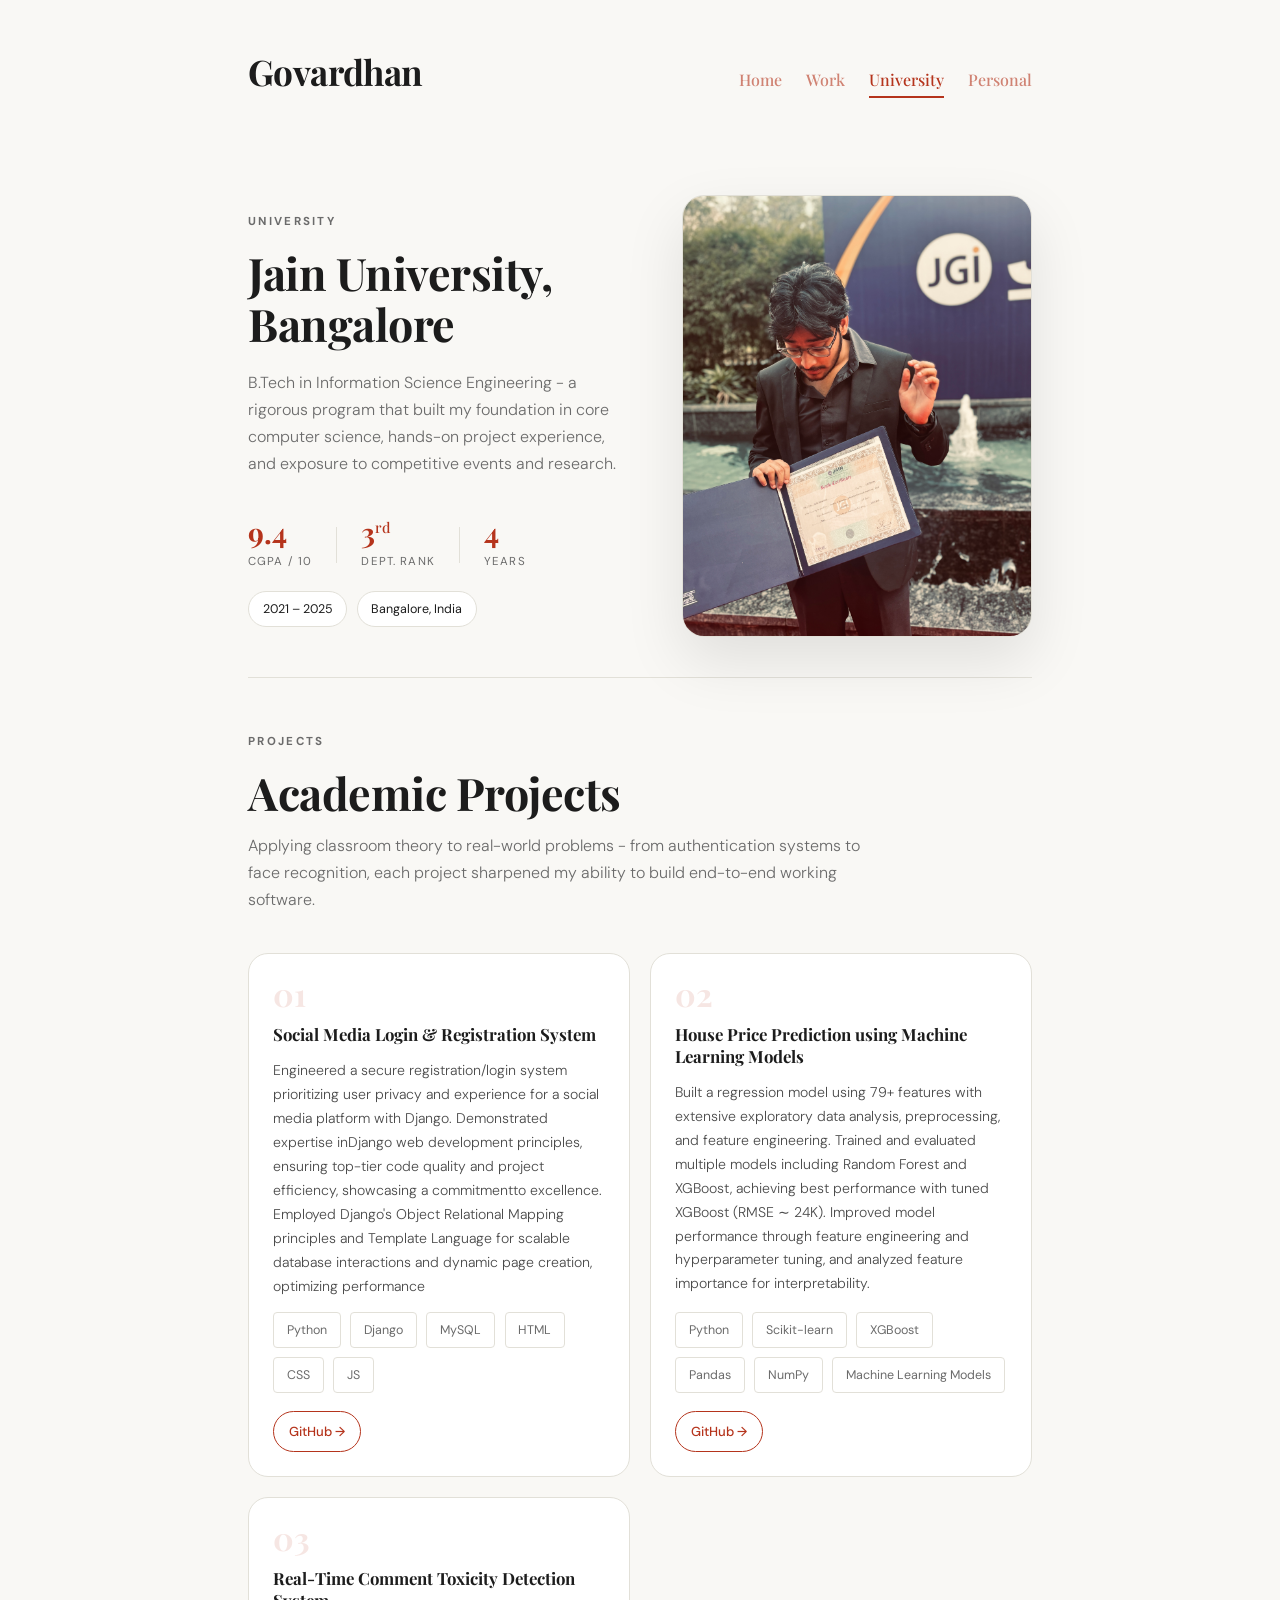
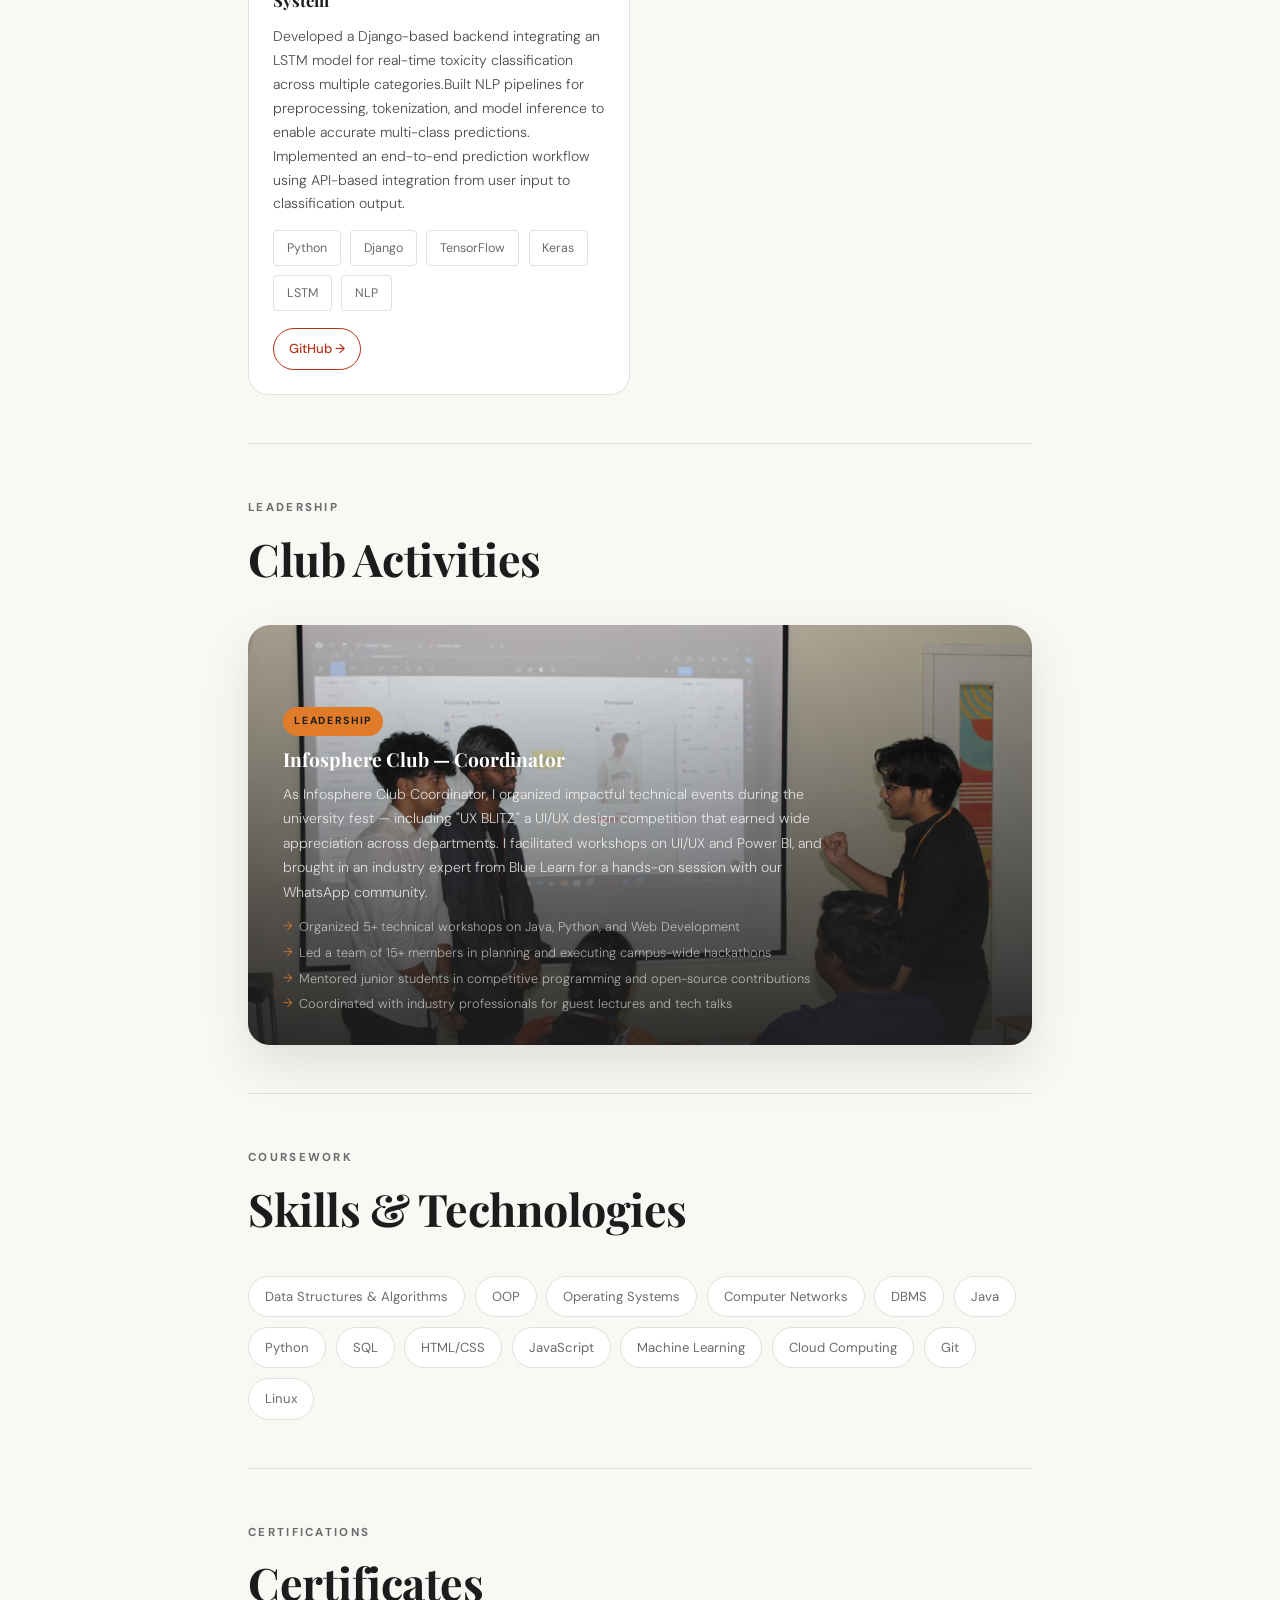
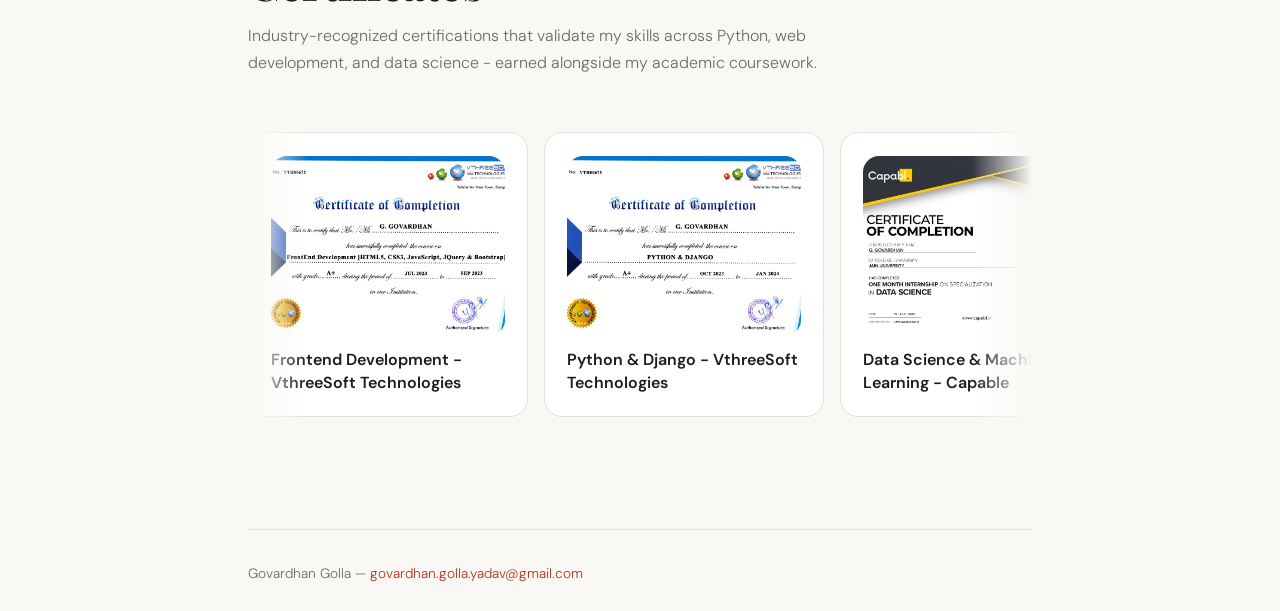
<file: university.html>
<!DOCTYPE html>
<html lang="en">
<head>
  <meta charset="UTF-8" />
  <meta name="viewport" content="width=device-width, initial-scale=1.0" />
  <title>University - Govardhan</title>
  <link rel="preconnect" href="https://fonts.googleapis.com" />
  <link href="https://fonts.googleapis.com/css2?family=Playfair+Display:ital,wght@0,500;0,700;1,500&family=DM+Sans:wght@300;400;500&family=Cormorant+Garamond:wght@700&family=DM+Serif+Display:ital@0;1&family=Libre+Baskerville:wght@700&family=Bodoni+Moda:opsz,wght@6..96,700&family=Fraunces:opsz,wght@9..144,700&display=swap" rel="stylesheet" />
  <link rel="stylesheet" href="src/css/main.css" />
  <link rel="stylesheet" href="src/css/university.css" />
</head>
<body>
  <div class="site-wrapper">

    <header class="site-header">
      <a href="index.html" class="site-name">Govardhan</a>
      <nav class="site-nav">
        <a href="index.html">Home</a>
        <a href="work.html">Work</a>
        <a href="university.html" class="active">University</a>
        <a href="personal.html">Personal</a>
      </nav>
    </header>

    <!-- ── SECTION 01 - University Info ── -->
    <section class="page-section uni-hero">
      <div class="uni-hero-info">
        <span class="section-eyebrow">University</span>
        <h1 class="section-heading">Jain University,<br/>Bangalore</h1>
        <p class="section-intro">B.Tech in Information Science Engineering - a rigorous program that built my foundation in core computer science, hands-on project experience, and exposure to competitive events and research.</p>
        <div class="uni-stats">
          <div class="uni-stat">
            <span class="uni-stat-value">9.4</span>
            <span class="uni-stat-label">CGPA / 10</span>
          </div>
          <div class="uni-stat-divider"></div>
          <div class="uni-stat">
            <span class="uni-stat-value">3<sup>rd</sup></span>
            <span class="uni-stat-label">Dept. Rank</span>
          </div>
          <div class="uni-stat-divider"></div>
          <div class="uni-stat">
            <span class="uni-stat-value">4</span>
            <span class="uni-stat-label">Years</span>
          </div>
        </div>
        <div class="uni-meta-row">
          <span class="uni-year-tag">2021 – 2025</span>
          <span class="uni-location-tag">Bangalore, India</span>
        </div>
      </div>
      <div class="uni-hero-image">
        <img src="assets/images/profile/IMG_2513.jpeg" alt="Jain University" />
      </div>
    </section>

    <hr class="divider" />

    <!-- ── SECTION 02 - Projects ── -->
    <section class="page-section">
      <div class="section-row-header">
        <span class="section-eyebrow">Projects</span>
        <h2 class="section-heading">Academic Projects</h2>
        <p class="section-intro">Applying classroom theory to real-world problems - from authentication systems to face recognition, each project sharpened my ability to build end-to-end working software.</p>
      </div>
      <div class="uni-projects-grid" id="uni-projects"></div>
    </section>

    <hr class="divider" />

    <!-- ── SECTION 03 - Club Activities ── -->
    <section class="page-section">
      <div class="section-row-header">
        <span class="section-eyebrow">Leadership</span>
        <h2 class="section-heading">Club Activities</h2>
      </div>
      <div class="club-card-overlay" id="club-activities"></div>
    </section>

    <hr class="divider" />

    <!-- ── SECTION 04 - Skills & Coursework ── -->
    <section class="page-section">
      <div class="section-row-header">
        <span class="section-eyebrow">Coursework</span>
        <h2 class="section-heading">Skills &amp; Technologies</h2>
      </div>
      <div class="tag-cloud-uni" id="uni-skills"></div>
    </section>

    <hr class="divider" />

    <!-- ── SECTION 05 - Certifications ── -->
    <section class="page-section">
      <div class="section-row-header">
        <span class="section-eyebrow">Certifications</span>
        <h2 class="section-heading">Certificates</h2>
        <p class="section-intro">Industry-recognized certifications that validate my skills across Python, web development, and data science - earned alongside my academic coursework.</p>
      </div>
      <div class="cert-carousel">
        <div class="cert-track-auto" id="uni-certs"></div>
      </div>
    </section>

    <footer class="site-footer">
      <p>Govardhan Golla &mdash; <a href="mailto:govardhan.golla.yadav@gmail.com">govardhan.golla.yadav@gmail.com</a></p>
    </footer>

  </div>
  <script src="src/js/data.js"></script>
  <script src="src/js/render.js"></script>
  <script src="src/js/cursor.js"></script>
  <script src="src/js/main.js"></script>
  <script>renderUniversity();</script>
</body>
</html>
</file>
<file: src/css/main.css>
/* ── RESET ── */
*, *::before, *::after { box-sizing: border-box; margin: 0; padding: 0; }

/* ── TOKENS — SINGLE SOURCE OF TRUTH ── */
:root {
  /* Colors */
  --bg:       #f9f8f5;
  --text:     #1c1c1c;
  --body:     #3a3a3a;        /* FIXED: single body text color */
  --muted:    #6b6b6b;
  --accent:   #b5341c;
  --accent2:  #e07b2a;
  --border:   #e2e0d8;
  --card-bg:  #ffffff;
  
  /* Layout */
  --max-w:    880px;
  --radius-sm: 4px;
  --radius-md: 16px;
  --radius-lg: 22px;
  --radius-xl: 28px;
  
  /* FIXED: One serif font, one sans font */
  --serif:    'Playfair Display', Georgia, serif;
  --sans:     'DM Sans', system-ui, sans-serif;
  
  /* FIXED: Type scale — consistent hierarchy */
  --text-xs:    0.72rem;      /* tags, meta */
  --text-sm:    0.85rem;      /* secondary text */
  --text-base:  0.95rem;      /* body text */
  --text-md:    1.05rem;      /* emphasized body */
  --text-lg:    1.25rem;      /* subheadings */
  --text-xl:    1.55rem;      /* card headings */
  --text-2xl:   2rem;         /* section headings mobile */
  --text-3xl:   2.8rem;       /* section headings desktop */
  
  /* FIXED: Consistent line heights */
  --lh-tight:   1.2;          /* headings only */
  --lh-snug:    1.4;          /* subheadings */
  --lh-normal:  1.7;          /* body text — ONE value */
  
  /* FIXED: Consistent font weights */
  --fw-light:    300;
  --fw-regular:  400;
  --fw-medium:   500;
  --fw-semibold: 600;
  --fw-bold:     700;
  
  /* FIXED: Consistent spacing */
  --space-xs:  0.5rem;
  --space-sm:  0.85rem;
  --space-md:  1.5rem;
  --space-lg:  2.5rem;
  --space-xl:  4rem;
  --space-2xl: 6rem;
}

html { scroll-behavior: smooth; }

body {
  
  background: var(--bg);
  color: var(--text);
  font-family: var(--sans);
  font-size: 16px;
  line-height: 1.8;
  cursor: auto !important;
  overflow-x: hidden;
}
body * { cursor: auto !important; }

a { color: var(--accent); text-decoration: none; }
a:hover { text-decoration: underline; }
img { display: block; max-width: 100%; }

/* ── WRAPPER ── */
.site-wrapper {
  max-width: var(--max-w);
  margin: 0 auto;
  padding: 0 1.5rem;
}
@media (min-width: 768px) {
  .site-wrapper { padding: 0 2rem; }
}
@media (min-width: 1024px) {
  .site-wrapper { padding: 0 3rem; }
}

/* ── HEADER ── */
.site-header {
  display: flex;
  align-items: baseline;
  justify-content: space-between;
  padding: 1.5rem 0 1.2rem;
  flex-wrap: wrap;
  gap: 1rem;
}
@media (min-width: 768px) {
  .site-header { padding: 2.5rem 0 2rem; }
}

.site-name {
  font-family: var(--serif);         /* FIXED: was 'Cormorant Garamond' */
  font-size: clamp(1.6rem, 5vw, 2.2rem);
  font-weight: var(--fw-bold);
  color: var(--text);
  text-decoration: none;
  letter-spacing: -0.6px;
  transition: color 0.3s ease;
  position: relative;
  padding-bottom: 4px;
}

/* FIXED: Consistent heading system */
.section-heading {
  font-family: var(--serif);
  font-size: clamp(var(--text-2xl), 5vw, var(--text-3xl));
  font-weight: var(--fw-bold);        /* FIXED: was sometimes 600, sometimes 700 */
  margin-bottom: 1.25rem;
  letter-spacing: -0.5px;
  line-height: var(--lh-tight);       /* FIXED: was missing */
  color: var(--text);
}

/* All sub-headings at the same scale */
.card-label,
.exp-role,
.uni-project-card h4,
.project-showcase-info h4,
.yt-featured-info h3,
.course-title {
  font-family: var(--serif);
  font-size: clamp(var(--text-lg), 2.5vw, var(--text-xl));
  font-weight: var(--fw-bold);        /* FIXED: was 600 or 700 randomly */
  line-height: var(--lh-snug);        /* FIXED */
  color: var(--text);
}

/* FIXED: All eyebrow/label text consistent */
.section-eyebrow,
.card-meta,
.summary-label,
.club-label,
.course-badge,
.blog-card-tag {
  font-size: var(--text-xs);
  font-weight: var(--fw-bold);
  letter-spacing: 0.18em;
  text-transform: uppercase;
  color: var(--muted);
}
.site-name::after {
  content: '';
  position: absolute;
  bottom: 0; left: 0;
  width: 0; height: 2px;
  background: var(--accent);
  transition: width 0.35s ease;
}
.site-name:hover {
  text-decoration: none;
  color: var(--accent);
}
.site-name:hover::after { width: 100%; }

.site-nav { display: flex; gap: 1.5rem; align-items: baseline; flex-wrap: wrap; }
.site-nav a {
  font-family: var(--serif);
  font-size: clamp(0.85rem, 2vw, 1rem);
  font-weight: 500;
  color: var(--accent);
  text-decoration: none;
  opacity: 0.6;
  transition: opacity 0.3s ease, color 0.3s ease;
  position: relative;
}
.site-nav a::after {
  content: '';
  position: absolute;
  bottom: -3px; left: 0; right: 0;
  height: 1.5px;
  background: var(--accent);
  transform: scaleX(0);
  transform-origin: left;
  transition: transform 0.3s ease;
}
.site-nav a:hover,
.site-nav a.active { opacity: 1; text-decoration: none; }
.site-nav a:hover::after,
.site-nav a.active::after { transform: scaleX(1); }

/* ── DIVIDER ── */
.divider { border: none; border-top: 1px solid var(--border); }

/* ── SECTIONS ── */
.page-section { padding: 3rem 0; }

.section-heading {
  font-family: var(--serif);
  font-size: clamp(1.8rem, 5vw, 2.8rem);
  font-weight: 700;
  margin-bottom: 1.25rem;
  letter-spacing: -0.5px;
}

.section-intro {
  color: var(--muted);
  font-size: clamp(0.9rem, 2vw, 1rem);
  max-width: 620px;
  margin-bottom: 2.5rem;
  font-weight: 300;
  line-height: 1.7;
}

.personal-hero {
  display: grid;
  gap: 2rem;
  align-items: center;
  padding: 3rem 0 1.5rem;
}

@media (max-width: 900px) {
  .personal-hero {
    grid-template-columns: 1fr;
    gap: 2rem;
  }
}

.hero-certificate {
  position: relative;
  width: 100%;
}

.hero-certificate-img {
  width: 100%;
  height: auto;
  border-radius: 20px;
  box-shadow: 0 24px 60px rgba(0,0,0,0.12);
  display: block;
}

.hero-content {
  display: flex;
  flex-direction: column;
  justify-content: center;
}

.personal-hero .section-eyebrow {
  display: inline-block;
  margin-bottom: 0.9rem;
  color: var(--muted);
  letter-spacing: 0.14em;
  text-transform: uppercase;
  font-size: 0.72rem;
}

.personal-hero .section-heading {
  margin-bottom: 1rem;
}

.personal-hero .section-intro {
  margin-bottom: 1rem;
}

.video-grid,
.design-grid {
  display: grid;
  gap: 1rem;
}

.image-card,
.project-card video {
  border-radius: 18px;
  overflow: hidden;
  border: 1px solid var(--border);
}

.image-card {
  position: relative;
  display: grid;
  min-height: 520px;
  background: #111;
}

.image-card img {
  width: 100%;
  height: 100%;
  object-fit: cover;
  object-position: center;
  display: block;
}

.video-grid article {
  display: grid;
  grid-template-columns: 1fr;
  gap: 1rem;
}

.project-card video {
  width: 100%;
  display: block;
  min-height: 180px;
}

@media (min-width: 860px) {
  .video-grid article {
    grid-template-columns: 1fr 1.1fr;
    align-items: center;
  }
}

.sub-heading {
  font-family: var(--serif);
  font-size: 1.1rem;
  font-weight: 500;
  margin: 3rem 0 1.2rem;
  color: var(--text);
}

.section-eyebrow {
  display: inline-block;
  margin-bottom: 1rem;
  color: var(--muted);
  letter-spacing: 0.2em;
  text-transform: uppercase;
  font-size: 0.72rem;
}

.work-hero-panel {
  display: flex;
  justify-content: center;
}

.work-hero-card {
  width: 100%;
  max-width: 980px;
  background: #fff;
  border: 1px solid var(--border);
  border-radius: 24px;
  padding: 1.6rem;
  box-shadow: 0 22px 52px rgba(0,0,0,0.05);
  display: grid;
  gap: 1.5rem;
}

@media (min-width: 900px) {
  .work-hero-card {
    grid-template-columns: minmax(260px, 360px) minmax(0, 1fr);
    align-items: center;
    gap: 2.5rem;
  }
}

.work-hero-media {
  width: 100%;
  display: flex;
  justify-content: center;
}

.work-hero-image {
  width: 100%;
  max-width: 260px;
  height: auto;
  border-radius: 22px;
  object-fit: cover;
  border: 1px solid var(--border);
}

.exp-image img {
  width: 220px;
  height: auto;
  object-fit: cover;
  border-radius: 18px;
  border: 1px solid var(--border);
}

@media (max-width: 768px) {
  .exp-image img {
    width: 100%;
    max-height: 180px;
  }
}

.work-hero-copy {
  display: flex;
  flex-direction: column;
  justify-content: center;
}

.work-hero-copy .section-heading {
  font-size: clamp(1.9rem, 3vw, 2.4rem);
  line-height: 1.1;
  margin-bottom: 1rem;
}

.work-hero-copy .section-intro {
  max-width: 580px;
  margin-bottom: 1.4rem;
  font-size: 1rem;
  line-height: 1.75;
}

.work-links {
  display: flex;
  flex-wrap: wrap;
  gap: 0.85rem;
  margin-top: 1.4rem;
}

.work-links a {
  display: inline-flex;
  align-items: center;
  justify-content: center;
  min-width: 140px;
  padding: 0.85rem 1.3rem;
  border-radius: 999px;
  border: 1px solid var(--accent);
  color: var(--accent);
  font-weight: 500;
  font-size: 0.95rem;
  transition: transform 0.2s ease, background 0.2s ease, opacity 0.2s ease;
  text-align: center;
  white-space: nowrap;
}

.work-links a:first-child{
  color: #fff;
}

.work-links a:hover {
  transform: translateY(-1px);
  opacity: 0.95;
  text-decoration: none;
}

.button-primary {
  background: var(--accent);
  color: #fff;
  border-color: var(--accent);
}

.work-hero-card .section-heading {
  margin-bottom: 0.9rem;
}

.work-company-hero {
  display: flex;
  gap: 1rem;
  align-items: flex-start;
  margin-bottom: 1.6rem;
}

.work-company-photo {
  width: 78px;
  height: 78px;
  border-radius: 18px;
  object-fit: cover;
  border: 1px solid var(--border);
  flex-shrink: 0;
}

.company-copy {
  color: #424242;
  font-size: 0.95rem;
  line-height: 1.75;
}

.summary-label {
  display: inline-block;
  font-size: 0.72rem;
  font-weight: 600;
  letter-spacing: 0.18em;
  text-transform: uppercase;
  color: var(--muted);
  margin-bottom: 1rem;
}

.summary-list {
  margin: 0;
  padding: 0;
  list-style: none;
  display: grid;
  gap: 0.85rem;
  color: #444;
  font-size: 0.95rem;
  line-height: 1.75;
}

.summary-list li::before {
  content: '•';
  color: var(--accent);
  display: inline-block;
  width: 1rem;
}

.work-links {
  display: flex;
  flex-wrap: wrap;
  gap: 0.9rem;
  margin-top: 1.8rem;
}

.button {
  display: inline-flex;
  align-items: center;
  justify-content: center;
  padding: 0.9rem 1.4rem;
  border-radius: 999px;
  border: 1px solid var(--accent);
  color: var(--accent);
  font-weight: 500;
  transition: transform 0.2s ease, background 0.2s ease, opacity 0.2s ease;
}

.button:hover {
  transform: translateY(-1px);
  opacity: 0.95;
  text-decoration: none;
}

.button-primary {
  background: var(--accent);
  color: #fff;
  border-color: var(--accent);
}

.page-section.work-experience {
  padding-top: 3rem;
}

.experience-header {
  max-width: 720px;
  margin-bottom: 1.5rem;
}

.exp-list {
  display: grid;
  gap: 1.2rem;
}

.exp-item {
  background: #fff;
  border: 1px solid var(--border);
  border-radius: 22px;
  padding: 1.4rem;
  display: grid;
  grid-template-columns: 1fr auto;
  gap: 1.2rem;
  align-items: start;
}

@media (max-width: 900px) {
  .exp-item {
    grid-template-columns: 1fr;
    gap: 1rem;
  }
}

.exp-item-content {
  display: flex;
  flex-direction: column;
  gap: 0.9rem;
}

.exp-item-header {
  display: flex;
  align-items: center;
  gap: 1rem;
}

.exp-logo {
  width: 48px;
  height: 48px;
  object-fit: contain;
  border-radius: 16px;
  background: #f5f4f1;
  padding: 0.65rem;
  flex-shrink: 0;
}

.exp-role {
  font-size: 1.1rem;
  font-weight: 700;
  margin: 0;
  line-height: 1.2;
}

.exp-duration {
  color: var(--muted);
  font-size: 0.95rem;
  margin: 0.2rem 0 0 0;
}

.exp-item .exp-description {
  margin: 0;
  color: #4a4a4a;
  font-size: 0.95rem;
  line-height: 1.75;
}

.exp-item ul {
  margin: 0;
  padding: 0;
  list-style: none;
  display: flex;
  flex-direction: column;
  gap: 0.75rem;
}

.exp-item ul li {
  position: relative;
  padding-left: 1.2rem;
  color: #424242;
  font-size: 0.95rem;
  line-height: 1.75;
}

.exp-item ul li::before {
  content: '•';
  position: absolute;
  left: 0;
  top: 0.2rem;
  color: var(--accent);
}

.exp-image {
  min-width: 180px;
  max-width: 220px;
  flex-shrink: 0;
}

.exp-image img {
  width: 100%;
  height: auto;
  border-radius: 18px;
  object-fit: cover;
  border: 1px solid var(--border);
}

.experience-summary {
  margin-top: 2rem;
}

.project-grid {
  display: grid;
  grid-template-columns: 1fr;
  gap: 1.5rem;
  margin-top: 1.75rem;
}

.project-card {
  background: #fff;
  border: 1px solid var(--border);
  border-radius: 28px;
  overflow: hidden;
  transition: transform 0.35s ease, box-shadow 0.35s ease;
  display: flex;
  flex-direction: column;
  min-height: auto;
}

.project-card:hover {
  transform: translateY(-3px);
  box-shadow: 0 22px 44px rgba(0,0,0,0.08);
}

.project-card-content {
  padding: 1.6rem;
  display: flex;
  flex-direction: column;
  gap: 0.9rem;
  flex: 1;
}

.project-video {
  width: 100%;
  min-height: 320px;
  max-height: 420px;
  object-fit: cover;
  display: block;
  background: #000;
}

.project-card img {
  width: 100%;
  height: 320px;
  object-fit: cover;
  object-position: center;
}

.proj-links {
  display: flex;
  flex-wrap: wrap;
  gap: 0.8rem;
  margin-top: auto;
}

.proj-links a {
  display: inline-flex;
  align-items: center;
  justify-content: center;
  padding: 0.75rem 1rem;
  border-radius: 999px;
  border: 1px solid var(--accent);
  color: var(--accent);
  font-size: 0.88rem;
  font-weight: 500;
  transition: transform 0.2s ease, background 0.2s ease, opacity 0.2s ease;
}

.proj-links a:hover {
  transform: translateY(-1px);
  background: rgba(181, 52, 28, 0.08);
}

.design-section-label {
  margin-bottom: 2rem;
}

.design-grid {
  display: grid;
  gap: 2rem;
  grid-template-columns: 1fr;
  max-width: 100%;
  margin: 0 auto;
}

.design-card {
  position: relative;
  width: 100%;
  margin: 0;
  padding: 0;
  border-radius: 20px;
  overflow: hidden;
  box-shadow: 0 20px 50px rgba(0,0,0,0.1);
  transition: transform 0.35s ease, box-shadow 0.35s ease;
}

.design-card:hover {
  transform: translateY(-2px);
  box-shadow: 0 24px 60px rgba(0,0,0,0.14);
}

.design-card-image {
  position: relative;
  width: 100%;
  height: auto;
  overflow: hidden;
  margin: 0;
  padding: 0;
}

.design-card-image img {
  width: 100%;
  height: auto;
  display: block;
  margin: 0;
  padding: 0;
}

.design-card-info {
  position: absolute;
  left: 0;
  right: 0;
  bottom: 0;
  padding: 1rem 1.15rem;
  background: rgba(0, 0, 0, 0.6);
  color: #fff;
  opacity: 0;
  transform: translateY(12px);
  transition: opacity 0.28s ease, transform 0.28s ease;
}

.design-card:hover .design-card-info {
  opacity: 1;
  transform: translateY(0);
}

.design-card-info p {
  margin: 0;
  font-size: 0.95rem;
  line-height: 1.6;
}

@media (max-width: 900px) {
  .design-card {
    border-radius: 18px;
  }
}

@media (max-width: 640px) {
  .design-card {
    border-radius: 16px;
  }
  
  .design-card-info {
    padding: 0.85rem 1rem;
  }
  
  .design-card-info p {
    font-size: 0.9rem;
  }
}

.yt-grid {
  display: grid;
  grid-template-columns: 1fr 1fr;
  gap: 1.25rem;
  margin-top: 1.25rem;
}

.yt-card {
  display: grid;
  grid-template-rows: 1fr auto;
  background: #111;
  color: #fff;
  border-radius: 24px;
  overflow: hidden;
  position: relative;
  text-decoration: none;
  box-shadow: 0 24px 60px rgba(0,0,0,0.1);
  transition: transform 0.3s ease, box-shadow 0.3s ease;
}

.yt-card:hover {
  transform: translateY(-3px);
  box-shadow: 0 32px 80px rgba(0,0,0,0.16);
}

.yt-card-media {
  position: relative;
  min-height: 260px;
  overflow: hidden;
}

.yt-card-media img {
  width: 100%;
  height: 100%;
  object-fit: cover;
  object-position: center;
  display: block;
}

.yt-card-overlay {
  position: absolute;
  inset: auto 0 0 0;
  padding: 1rem;
  background: linear-gradient(180deg, rgba(15,23,42,0) 0%, rgba(15,23,42,0.94) 100%);
  display: grid;
  gap: 0.35rem;
}

.yt-card-overlay span {
  font-size: 0.8rem;
  letter-spacing: 0.18em;
  text-transform: uppercase;
  color: #fff;
}

.yt-card-overlay p {
  margin: 0;
  color: #f8fafc;
  font-size: 0.95rem;
  line-height: 1.5;
}

.yt-card-copy {
  padding: 1rem 1.25rem 1.2rem;
  background: #0f172a;
}

.yt-card-copy h4 {
  margin: 0;
  font-size: 1rem;
  color: #fff;
}

@media (max-width: 960px) {
  .design-grid {
    grid-template-columns: 1fr;
  }
}



.section-row {
  display: flex;
  align-items: flex-start;
  justify-content: space-between;
  gap: 1rem;
  flex-wrap: wrap;
}

.blog-nav {
  display: flex;
  gap: 0.8rem;
  margin-top: 0.5rem;
}

.nav-button {
  border: 1px solid var(--border);
  border-radius: 999px;
  background: #fff;
  color: var(--text);
  width: 42px;
  height: 42px;
  font-size: 1.15rem;
  cursor: pointer;
  transition: transform 0.2s ease, border-color 0.2s ease, background 0.2s ease;
}

.nav-button:hover {
  transform: translateY(-1px);
  border-color: var(--accent);
}

.blog-list {
  display: grid;
  grid-template-columns: repeat(auto-fit, minmax(300px, 1fr));
  gap: 1.25rem;
  margin-top: 1.5rem;
  overflow: visible;
  padding-bottom: 0;
}

.blog-item {
  background: #fff;
  border: 1px solid var(--border);
  border-radius: 24px;
  overflow: hidden;
  display: flex;
  flex-direction: column;
  gap: 0;
  box-shadow: 0 18px 40px rgba(0,0,0,0.05);
  transition: transform 0.3s ease, border-color 0.2s ease;
  text-decoration: none;
  color: inherit;
}

.blog-item:hover {
  transform: translateY(-3px);
  border-color: var(--accent);
}

.blog-item .blog-card-top {
  padding: 0.9rem 1.4rem 0.75rem;
  display: flex;
  align-items: flex-start;
  justify-content: space-between;
  gap: 0.75rem;
}

.blog-card-tag {
  display: inline-flex;
  align-items: center;
  justify-content: center;
  padding: 0.5rem 0.9rem;
  border-radius: 999px;
  background: rgba(181, 52, 28, 0.1);
  color: var(--accent);
  font-size: 0.7rem;
  letter-spacing: 0.16em;
  text-transform: uppercase;
  font-weight: 700;
}

.blog-card-image {
  width: 100%;
  min-height: 240px;
  overflow: hidden;
}

.blog-card-image img {
  width: 100%;
  height: 100%;
  object-fit: cover;
  object-position: center;
  display: block;
}

.blog-card-body {
  padding: 0 1.4rem 1.4rem;
  display: flex;
  flex-direction: column;
  gap: 0.8rem;
}

.blog-title {
  font-size: 1.05rem;
  line-height: 1.4;
  font-weight: 600;
  margin: 0;
}

.blog-summary {
  margin: 0;
  font-size: 0.95rem;
  color: #4a4a4a;
  line-height: 1.8;
}

.blog-date {
  font-size: 0.82rem;
  color: var(--muted);
  margin-left: auto;
  white-space: nowrap;
}

/* ── CERTIFICATIONS CAROUSEL ── */
.cert-carousel {
  overflow: hidden;
  margin-top: 1rem;
  position: relative;
  padding: 1rem 0;
}

.cert-track-auto {
  display: flex;
  gap: 1rem;
  width: max-content;
  animation: cert-scroll 25s linear infinite;
}

.cert-track-auto:hover {
  animation-play-state: paused;
}

@keyframes cert-scroll {
  0%   { transform: translateX(0); }
  100% { transform: translateX(-50%); }
}

.cert-card {
  flex-shrink: 0;
  width: 280px;
  background: #fff;
  border: 1px solid var(--border);
  border-radius: 18px;
  padding: 1.4rem;
  display: flex;
  flex-direction: column;
  gap: 0.85rem;
  transition: border-color 0.2s ease, transform 0.2s ease, box-shadow 0.2s ease;
}

.cert-card:hover {
  border-color: var(--accent);
  transform: translateY(-3px);
  box-shadow: 0 8px 20px rgba(0,0,0,0.08);
}

.cert-card img {
  width: 100%;
  height: 180px;
  object-fit: cover;
  border-radius: 16px;
  background: #f5f4f1;
}

.cert-card h4 {
  font-size: 1rem;
  margin: 0;
  line-height: 1.4;
  font-weight: 600;
}

/* Fade edges of carousel */
.cert-carousel::before,
.cert-carousel::after {
  content: '';
  position: absolute;
  top: 0; bottom: 0;
  width: 60px;
  z-index: 2;
  pointer-events: none;
}
.cert-carousel::before {
  left: 0;
  background: linear-gradient(to right, var(--bg), transparent);
}
.cert-carousel::after {
  right: 0;
  background: linear-gradient(to left, var(--bg), transparent);
}

.slider-controls {
  display: flex;
  justify-content: flex-end;
  gap: 0.75rem;
}

.slider-button {
  width: 42px;
  height: 42px;
  border: 1px solid var(--border);
  border-radius: 50%;
  background: #fff;
  color: var(--text);
  font-size: 1.25rem;
  cursor: pointer;
  transition: transform 0.2s ease, border-color 0.2s ease, background 0.2s ease;
}

.slider-button:hover {
  transform: translateY(-2px);
  border-color: var(--accent);
}

.work-note {
  margin-top: 2.5rem;
  padding: 1.8rem;
  background: #fff;
  border: 1px solid var(--border);
  border-radius: 18px;
  color: #424242;
  line-height: 1.8;
  box-shadow: 0 16px 40px rgba(0,0,0,0.04);
}

/* ── TAGS ── */
.tag-row { 
  display: flex; 
  flex-wrap: wrap; 
  gap: 0.6rem; 
}

.tag {
  font-size: 0.78rem;
  color: var(--muted);
  border: 1px solid var(--border);
  border-radius: 4px;
  padding: 0.35rem 0.8rem;
  background: #fff;
  display: inline-block;
  white-space: nowrap;
  transition: color 0.2s ease, border-color 0.2s ease, transform 0.2s ease;
  cursor: pointer;
}

.tag:hover { 
  color: var(--accent); 
  border-color: var(--accent); 
  transform: translateY(-2px); 
}

/* ── PROJECT LIST ── */
.project-list { display: flex; flex-direction: column; gap: 2rem; }

.project-item h4 {
  font-family: var(--serif);
  font-size: 1.05rem;
  font-weight: 500;
  margin-bottom: 0.3rem;
}
.project-item p {
  font-size: 0.88rem;
  color: var(--muted);
  margin-bottom: 0.6rem;
  font-weight: 300;
}
.proj-links { display: flex; gap: 1.2rem; }
.proj-links a { font-size: 0.82rem; }

.project-img {
  width: 100%;
  max-height: 220px;
  object-fit: cover;
  border-radius: 4px;
  margin-bottom: 0.9rem;
  border: 1px solid var(--border);
}

/* ── PLAIN LIST ── */
.plain-list { list-style: none; display: flex; flex-direction: column; gap: 0.55rem; }
.plain-list li {
  font-size: 0.92rem;
  color: #3a3a3a;
  padding-left: 1.1rem;
  position: relative;
  font-weight: 300;
}
.plain-list li::before { content: '—'; position: absolute; left: 0; color: var(--muted); }

/* ── CERTS ── */
.cert-row { display: flex; flex-wrap: wrap; gap: 1rem; }
.cert-item {
  width: 100%;
  max-width: 200px;
  border: 1px solid var(--border);
  border-radius: 6px;
  overflow: hidden;
  background: #fff;
  transition: border-color 0.2s ease, transform 0.2s ease, box-shadow 0.2s ease;
}
.cert-item:hover { border-color: var(--accent); transform: translateY(-3px); box-shadow: 0 4px 12px rgba(0,0,0,0.08); }
.cert-item img { width: 100%; height: 130px; object-fit: cover; display: block; }
.cert-item p { font-size: 0.75rem; color: var(--muted); padding: 0.6rem 0.8rem; font-weight: 300; }

/* ── UNI META ── */
.uni-meta { margin-bottom: 1.2rem; }
.uni-name { font-weight: 500; font-size: 0.97rem; }
.uni-year { font-size: 0.85rem; color: var(--muted); margin-top: 0.2rem; font-weight: 300; }

/* ── BLOGS ── */
.currently-learning { font-size: 0.88rem; color: var(--muted); margin-bottom: 1.5rem; font-weight: 300; }

/* ── INLINE HIGHLIGHT ── */
.hi {
  color: #e07b2a;
  font-weight: 500;
}

/* ── FOOTER ── */
.site-footer {
  padding: 2rem 0 1.5rem;
  border-top: 1px solid var(--border);
  font-size: clamp(0.75rem, 1.5vw, 0.85rem);
  color: var(--muted);
  font-weight: 300;
  margin-top: 3rem;
}
.site-footer a {
  color: var(--accent);
  transition: opacity 0.2s ease;
}
.site-footer a:hover { opacity: 0.7; text-decoration: none; }

/* ── SCROLL REVEAL ── */
.reveal {
  opacity: 0;
  transform: translateY(18px);
  transition: opacity 0.5s ease, transform 0.5s ease;
}
.reveal.visible { opacity: 1; transform: translateY(0); }

/* ── RESPONSIVE ── */
@media (max-width: 620px) {
  .site-header { flex-direction: column; }
  .site-nav { gap: 1.2rem; }
  body { cursor: auto; }
  #blob-group { display: none; }
}
</file>
<file: src/css/university.css>
/* ═══════════════════════════════════════════════════════
   UNIVERSITY PAGE — Clean, modern redesign
   Hero → Projects → Club → Skills → Certifications
   ═══════════════════════════════════════════════════════ */

/* ── HERO — split: info left + image right ── */
.uni-hero {
  display: grid;
  grid-template-columns: 1fr;
  gap: 2.5rem;
  align-items: center;
  padding: 3.5rem 0 2.5rem;
}

@media (min-width: 820px) {
  .uni-hero {
    grid-template-columns: 1.1fr 1fr;
    gap: 3rem;
  }
}

.uni-hero-info .section-eyebrow {
  margin-bottom: 1rem;
}

.uni-hero-info .section-heading {
  margin-bottom: 1.25rem;
  line-height: 1.12;
}

.uni-hero-info .section-intro {
  max-width: 480px;
}

/* ── Stats row ── */
.uni-stats {
  display: flex;
  align-items: center;
  gap: 1.5rem;
  margin: 1.5rem 0 1.2rem;
}

.uni-stat {
  display: flex;
  flex-direction: column;
  gap: 0.15rem;
}

.uni-stat-value {
  font-family: var(--serif);
  font-size: 1.8rem;
  font-weight: 700;
  color: var(--accent);
  line-height: 1.1;
}

.uni-stat-value sup {
  font-size: 0.9rem;
  font-weight: 500;
}

.uni-stat-label {
  font-size: 0.72rem;
  color: var(--muted);
  text-transform: uppercase;
  letter-spacing: 0.1em;
  font-weight: 400;
}

.uni-stat-divider {
  width: 1px;
  height: 36px;
  background: var(--border);
}

/* ── Meta row ── */
.uni-meta-row {
  display: flex;
  flex-wrap: wrap;
  gap: 0.6rem;
}

.uni-year-tag,
.uni-location-tag {
  font-size: 0.78rem;
  padding: 0.35rem 0.85rem;
  border-radius: 999px;
  border: 1px solid var(--border);
  background: #fff;
  color: var(--text);
  font-weight: 400;
}

/* ── Hero image ── */
.uni-hero-image {
  border-radius: 22px;
  overflow: hidden;
  box-shadow: 0 24px 60px rgba(0,0,0,0.1);
  border: 1px solid var(--border);
}

.uni-hero-image img {
  width: 100%;
  height: 100%;
  object-fit: cover;
  display: block;
  min-height: 320px;
  max-height: 440px;
}

/* ── SECTION ROW HEADER ── */
.section-row-header {
  margin-bottom: 2.5rem;
}

.section-row-header .section-eyebrow {
  margin-bottom: 0.8rem;
}

.section-row-header .section-heading {
  margin-bottom: 0.75rem;
}

/* ── PROJECTS GRID — modern cards ── */
.uni-projects-grid {
  display: grid;
  grid-template-columns: 1fr;
  gap: 1.5rem;
}

@media (min-width: 700px) {
  .uni-projects-grid {
    grid-template-columns: 1fr 1fr;
    gap: 1.25rem;
  }
}

.uni-project-card {
  background: #fff;
  border: 1px solid var(--border);
  border-radius: 20px;
  padding: 1.5rem;
  display: flex;
  flex-direction: column;
  gap: 0.85rem;
  transition: transform 0.3s ease, border-color 0.2s ease, box-shadow 0.3s ease;
}

.uni-project-card:hover {
  transform: translateY(-3px);
  border-color: var(--accent);
  box-shadow: 0 14px 36px rgba(0,0,0,0.07);
}

.uni-project-number {
  font-family: var(--serif);
  font-size: 2rem;
  font-weight: 700;
  color: rgba(181, 52, 28, 0.12);
  line-height: 1;
}

.uni-project-card h4 {
  font-family: var(--serif);
  font-size: 1.05rem;
  font-weight: 700;
  margin: 0;
  line-height: 1.3;
  color: var(--text);
}

.uni-project-card p {
  font-size: 0.88rem;
  color: #4a4a4a;
  line-height: 1.7;
  margin: 0;
  font-weight: 300;
}

.uni-project-card .tag-row {
  margin-top: auto;
}

.uni-project-card .proj-links {
  display: flex;
  flex-wrap: wrap;
  gap: 0.6rem;
  margin-top: 0.25rem;
}

.uni-project-card .proj-links a {
  display: inline-flex;
  align-items: center;
  padding: 0.5rem 0.95rem;
  border-radius: 999px;
  border: 1px solid var(--accent);
  color: var(--accent);
  font-size: 0.82rem;
  font-weight: 500;
  transition: transform 0.2s ease, background 0.2s ease;
}

.uni-project-card .proj-links a:hover {
  transform: translateY(-1px);
  background: rgba(181, 52, 28, 0.08);
  text-decoration: none;
}

/* ── CLUB — image with text overlay ── */
.club-card-overlay {
  position: relative;
  border-radius: 22px;
  overflow: hidden;
  box-shadow: 0 20px 50px rgba(0,0,0,0.1);
  min-height: 320px;
  max-height: 420px;
}

.club-overlay-img {
  width: 100%;
  height: 100%;
  min-height: 320px;
  max-height: 420px;
  object-fit: cover;
  display: block;
}

.club-overlay-content {
  position: absolute;
  inset: 0;
  padding: 2rem 2.2rem;
  display: flex;
  flex-direction: column;
  justify-content: flex-end;
  background: linear-gradient(
    180deg,
    rgba(28, 28, 28, 0.0) 0%,
    rgba(28, 28, 28, 0.45) 50%,
    rgba(28, 28, 28, 0.88) 100%
  );
  color: #f5f4f1;
}

.club-overlay-content .club-label {
  display: inline-block;
  font-size: 0.65rem;
  letter-spacing: 0.16em;
  text-transform: uppercase;
  font-weight: 700;
  color: #1c1c1c;
  background: #e07b2a;
  padding: 0.3rem 0.7rem;
  border-radius: 999px;
  width: fit-content;
  margin-bottom: 0.7rem;
}

.club-overlay-content h3 {
  font-family: var(--serif);
  font-size: 1.2rem;
  font-weight: 700;
  margin: 0 0 0.6rem;
  line-height: 1.3;
  color: #fff;
}

.club-overlay-content p {
  color: rgba(255,255,255,0.78);
  font-size: 0.88rem;
  line-height: 1.75;
  margin: 0 0 0.8rem;
  font-weight: 300;
  max-width: 560px;
}

.club-overlay-content .club-highlights {
  list-style: none;
  padding: 0;
  margin: 0;
  display: flex;
  flex-wrap: wrap;
  gap: 0.4rem 1.2rem;
}

.club-overlay-content .club-highlights li {
  font-size: 0.8rem;
  color: rgba(255,255,255,0.6);
  line-height: 1.5;
  font-weight: 300;
  padding-left: 1rem;
  position: relative;
}

.club-overlay-content .club-highlights li::before {
  content: '\2192';
  position: absolute;
  left: 0;
  color: #e07b2a;
  font-size: 0.78rem;
}

/* ── SKILLS TAG CLOUD ── */
.tag-cloud-uni {
  display: flex;
  flex-wrap: wrap;
  gap: 0.6rem;
}

.tag-cloud-uni .tag {
  font-size: 0.82rem;
  padding: 0.5rem 1rem;
  border-radius: 999px;
  transition: all 0.25s ease;
}

.tag-cloud-uni .tag:hover {
  color: var(--accent);
  border-color: var(--accent);
  transform: translateY(-2px);
  box-shadow: 0 4px 12px rgba(181, 52, 28, 0.1);
}

/* ── RESPONSIVE ── */
@media (max-width: 820px) {
  .uni-hero {
    grid-template-columns: 1fr;
    padding: 2.5rem 0 1.5rem;
  }

  .uni-hero-image img {
    min-height: 260px;
    max-height: 320px;
  }

  .uni-stats {
    gap: 1.2rem;
  }

  .uni-stat-value {
    font-size: 1.5rem;
  }
}

@media (max-width: 640px) {
  .club-card {
    grid-template-columns: 1fr;
  }

  .club-image {
    min-height: 220px;
  }

  .club-content {
    padding: 1.5rem 1.3rem;
  }

  .uni-projects-grid {
    grid-template-columns: 1fr;
  }
}
</file>
